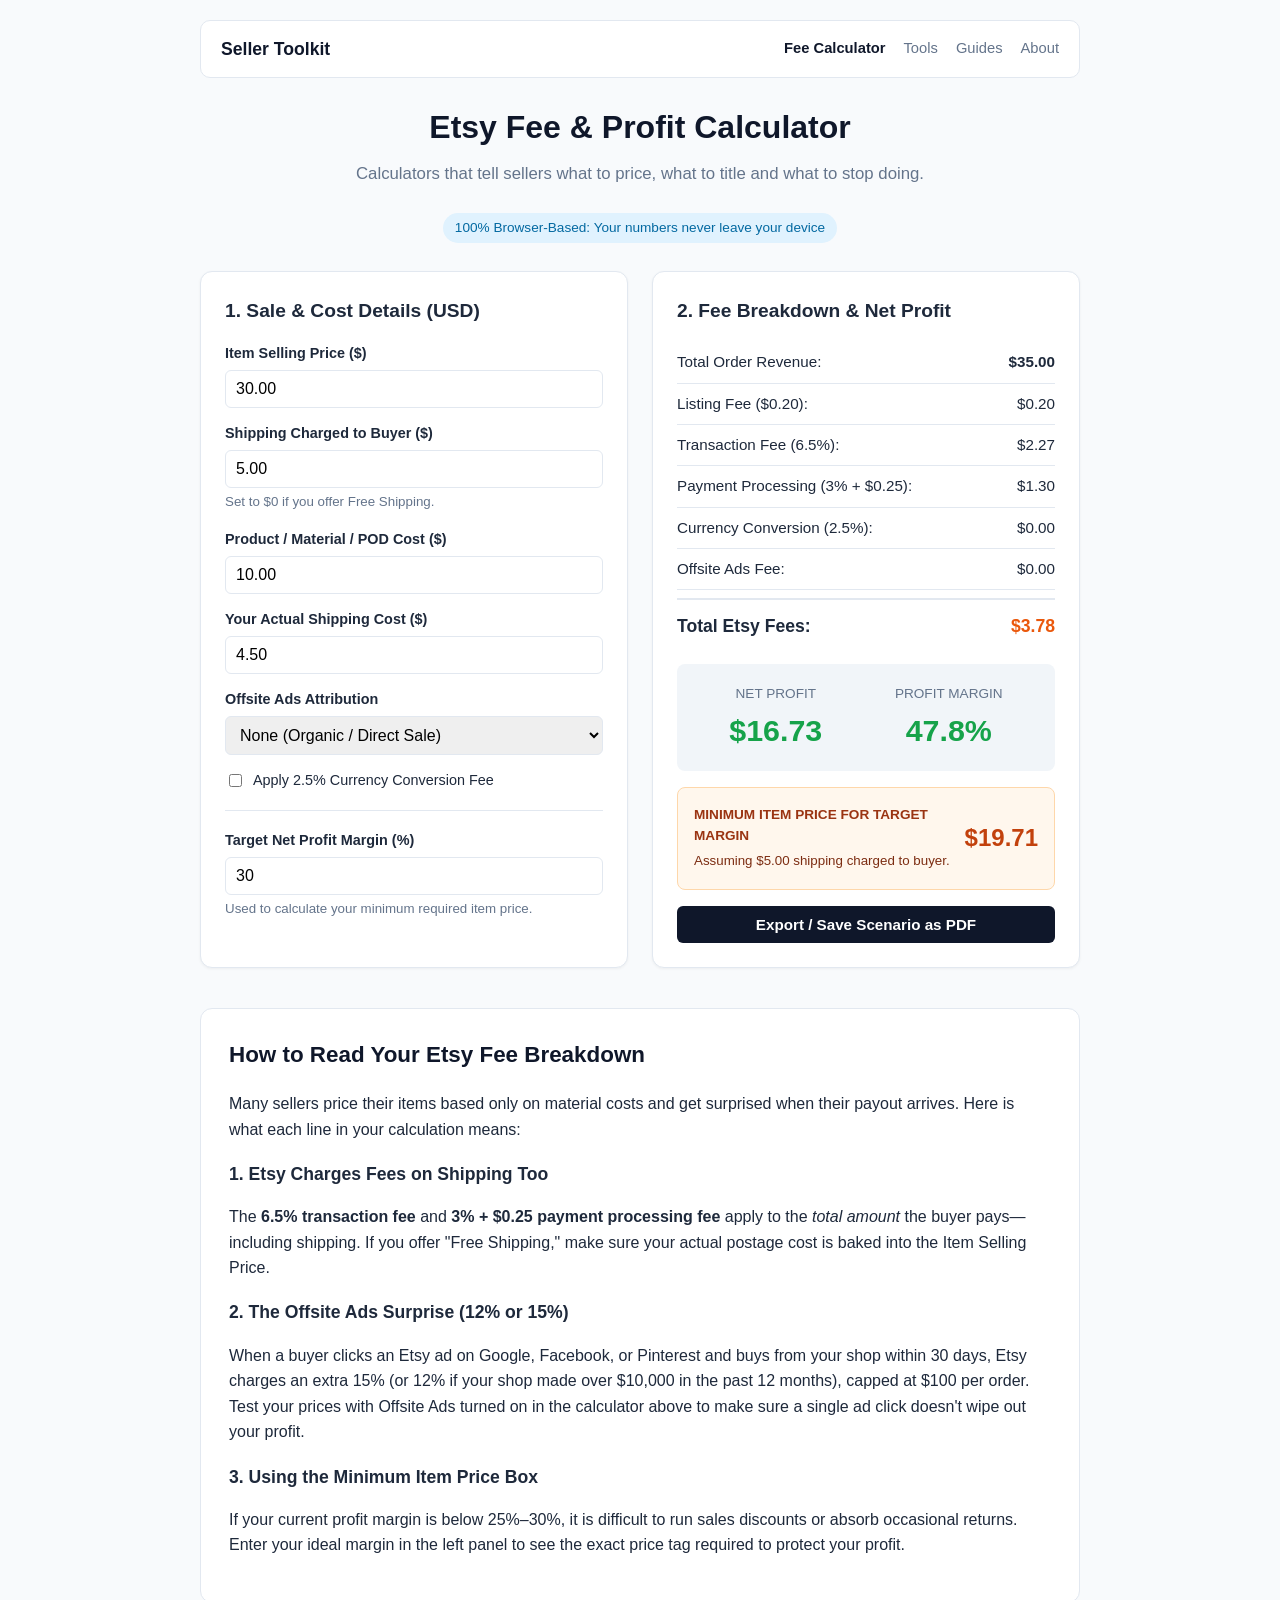
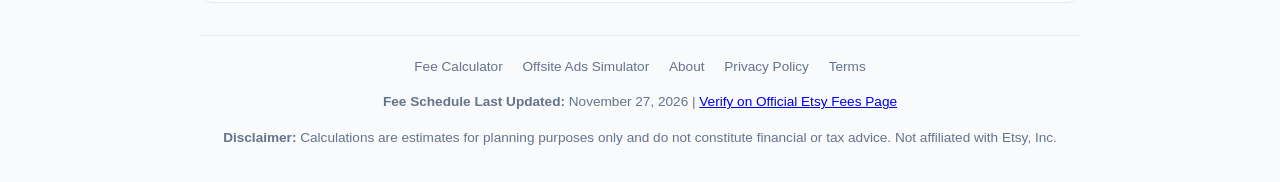
<file: index.html>
<!DOCTYPE html>
<html lang="en">
<head>
    <meta charset="UTF-8">
    <meta name="viewport" content="width=device-width, initial-scale=1.0">
    <title>Etsy Fee & Profit Calculator (2026) — Seller Toolkit</title>
    <meta name="description" content="Calculate your exact Etsy seller fees, Offsite Ads impact, minimum price for target profit margin, and real net profit. 100% browser-based.">
    <style>
        :root { --primary: #f1641e; --bg: #f8fafc; --card: #ffffff; --text: #1e293b; --muted: #64748b; --border: #e2e8f0; }
        body { font-family: -apple-system, BlinkMacSystemFont, "Segoe UI", Roboto, sans-serif; background: var(--bg); color: var(--text); line-height: 1.6; margin: 0; padding: 20px; }
        .container { max-width: 880px; margin: 0 auto; }
        header { text-align: center; margin-bottom: 28px; }
        h1 { margin-bottom: 8px; font-size: 2rem; color: #0f172a; }
        .subtitle { color: var(--muted); font-size: 1.05rem; margin-top: 0; }
        .privacy-badge { display: inline-block; background: #e0f2fe; color: #0369a1; padding: 4px 12px; border-radius: 20px; font-size: 0.85rem; font-weight: 500; margin-top: 8px; }
        .grid { display: grid; grid-template-columns: 1fr 1fr; gap: 24px; }
        @media (max-width: 720px) { .grid { grid-template-columns: 1fr; } }
        .card { background: var(--card); padding: 24px; border-radius: 12px; border: 1px solid var(--border); box-shadow: 0 1px 3px rgba(0,0,0,0.05); }
        .form-group { margin-bottom: 14px; }
        label { display: block; font-weight: 600; font-size: 0.9rem; margin-bottom: 5px; }
        input[type="number"], select { width: 100%; padding: 9px 10px; border: 1px solid var(--border); border-radius: 6px; font-size: 1rem; box-sizing: border-box; }
        .checkbox-group { display: flex; align-items: center; gap: 8px; font-size: 0.9rem; margin-top: 10px; }
        .result-row { display: flex; justify-content: space-between; padding: 8px 0; border-bottom: 1px solid var(--border); font-size: 0.95rem; }
        .result-row.total { font-weight: 700; font-size: 1.1rem; border-top: 2px solid var(--border); border-bottom: none; padding-top: 12px; margin-top: 8px; }
        .highlight-box { background: #f1f5f9; padding: 16px; border-radius: 8px; margin-top: 16px; text-align: center; }
        .big-number { font-size: 1.9rem; font-weight: 800; display: block; }
        .target-box { background: #fff7ed; border: 1px solid #fed7aa; padding: 16px; border-radius: 8px; margin-top: 16px; }
        .btn-print { width: 100%; margin-top: 16px; padding: 10px; background: #0f172a; color: #fff; border: none; border-radius: 6px; font-size: 0.95rem; font-weight: 600; cursor: pointer; }
        .btn-print:hover { background: #334155; }
        .guide-section { margin-top: 40px; background: var(--card); padding: 28px; border-radius: 12px; border: 1px solid var(--border); }
        .guide-section h2 { margin-top: 0; font-size: 1.4rem; color: #0f172a; }
        .guide-section h3 { font-size: 1.1rem; margin-bottom: 6px; color: #1e293b; }
        footer { margin-top: 32px; padding-top: 20px; border-top: 1px solid var(--border); font-size: 0.85rem; color: var(--muted); text-align: center; }
        @media print {
            .btn-print, .privacy-badge, .guide-section { display: none; }
            body { background: #fff; padding: 0; }
            .card { box-shadow: none; border: 1px solid #ccc; }
        }
    </style>
</head>
<body>

<div class="container">
<style>
        .menu-toggle { display: none; background: #f1f5f9; border: 1px solid var(--border); border-radius: 6px; padding: 6px 12px; font-size: 0.9rem; font-weight: 600; color: #0f172a; cursor: pointer; }
        .nav-links { display: flex; flex-wrap: wrap; gap: 18px; font-size: 0.92rem; }
        .nav-links a { color: var(--muted); text-decoration: none; font-weight: 500; }
        .nav-links a:hover, .nav-links a.active { color: #0f172a; font-weight: 600; }
        @media (max-width: 680px) {
            .menu-toggle { display: inline-block; }
            .nav-links { display: none; width: 100%; flex-direction: column; gap: 10px; padding-top: 10px; border-top: 1px solid var(--border); }
            .nav-links.open { display: flex; }
        }
    </style>
    <nav style="display:flex; flex-wrap:wrap; justify-content:space-between; align-items:center; gap:12px; background:var(--card); padding:14px 20px; border-radius:10px; border:1px solid var(--border); margin-bottom:24px;">
        <a href="index.html" style="font-weight:800; font-size:1.1rem; color:#0f172a; text-decoration:none;">Seller Toolkit</a>
        <button class="menu-toggle" type="button" onclick="document.getElementById('nav-links').classList.toggle('open')" aria-label="Toggle navigation">☰ Menu</button>
        <div class="nav-links" id="nav-links">
            <a class="active" href="index.html">Fee Calculator</a>
            <a href="tools/index.html">Tools</a>
            <a href="guides/index.html">Guides</a>
            <a href="pages/about.html">About</a>
        </div>
    </nav>
    <header>
        <h1>Etsy Fee & Profit Calculator</h1>
        <p class="subtitle">Calculators that tell sellers what to price, what to title and what to stop doing.</p>
        <span class="privacy-badge">100% Browser-Based: Your numbers never leave your device</span>
    </header>

    <div class="grid">
        <!-- Coluna de Inputs -->
        <div class="card">
            <h2 style="margin-top:0; font-size:1.2rem;">1. Sale & Cost Details (USD)</h2>
            
            <div class="form-group">
                <label for="item-price">Item Selling Price ($)</label>
                <input type="number" id="item-price" value="30.00" step="0.01" min="0">
            </div>

            <div class="form-group">
                <label for="shipping-charged">Shipping Charged to Buyer ($)</label>
                <input type="number" id="shipping-charged" value="5.00" step="0.01" min="0">
                <small style="color:var(--muted)">Set to $0 if you offer Free Shipping.</small>
            </div>

            <div class="form-group">
                <label for="item-cost">Product / Material / POD Cost ($)</label>
                <input type="number" id="item-cost" value="10.00" step="0.01" min="0">
            </div>

            <div class="form-group">
                <label for="shipping-cost">Your Actual Shipping Cost ($)</label>
                <input type="number" id="shipping-cost" value="4.50" step="0.01" min="0">
            </div>

            <div class="form-group">
                <label for="offsite-ads">Offsite Ads Attribution</label>
                <select id="offsite-ads">
                    <option value="0">None (Organic / Direct Sale)</option>
                    <option value="15">15% Fee (Shops under $10k/year)</option>
                    <option value="12">12% Fee (Shops over $10k/year)</option>
                </select>
            </div>

            <div class="checkbox-group">
                <input type="checkbox" id="currency-conversion">
                <label for="currency-conversion" style="margin:0; font-weight:normal;">Apply 2.5% Currency Conversion Fee</label>
            </div>

            <hr style="border:none; border-top:1px solid var(--border); margin: 18px 0;">

            <div class="form-group" style="margin-bottom:0;">
                <label for="target-margin">Target Net Profit Margin (%)</label>
                <input type="number" id="target-margin" value="30" step="1" min="0" max="90">
                <small style="color:var(--muted)">Used to calculate your minimum required item price.</small>
            </div>
        </div>

        <!-- Coluna de Resultados -->
        <div class="card">
            <h2 style="margin-top:0; font-size:1.2rem;">2. Fee Breakdown & Net Profit</h2>
            
            <div class="result-row"><span>Total Order Revenue:</span> <strong id="res-revenue">$0.00</strong></div>
            <div class="result-row"><span>Listing Fee ($0.20):</span> <span id="res-listing">$0.00</span></div>
            <div class="result-row"><span>Transaction Fee (6.5%):</span> <span id="res-transaction">$0.00</span></div>
            <div class="result-row"><span>Payment Processing (3% + $0.25):</span> <span id="res-processing">$0.00</span></div>
            <div class="result-row"><span>Currency Conversion (2.5%):</span> <span id="res-conversion">$0.00</span></div>
            <div class="result-row"><span>Offsite Ads Fee:</span> <span id="res-offsite">$0.00</span></div>
            
            <div class="result-row total"><span>Total Etsy Fees:</span> <span id="res-total-fees" style="color:#ea580c;">$0.00</span></div>

            <div class="highlight-box">
                <div style="display:flex; justify-content:space-around;">
                    <div>
                        <span style="font-size:0.85rem; color:var(--muted);">NET PROFIT</span>
                        <span class="big-number" id="res-profit">$0.00</span>
                    </div>
                    <div>
                        <span style="font-size:0.85rem; color:var(--muted);">PROFIT MARGIN</span>
                        <span class="big-number" id="res-margin">0.0%</span>
                    </div>
                </div>
            </div>

            <div class="target-box">
                <div style="display:flex; justify-content:space-between; align-items:center;">
                    <div>
                        <span style="font-size:0.85rem; font-weight:700; color:#9a3412; display:block;">MINIMUM ITEM PRICE FOR TARGET MARGIN</span>
                        <small id="res-recommended-note" style="color:#7c2d12;">Assuming $5.00 shipping charged to buyer.</small>
                    </div>
                    <strong id="res-recommended-price" style="font-size:1.5rem; color:#c2410c;">$0.00</strong>
                </div>
            </div>

            <button class="btn-print" onclick="window.print()">Export / Save Scenario as PDF</button>
        </div>
    </div>

    <!-- Guia de Leitura (Regra de Construção #4) -->
    <section class="guide-section">
        <h2>How to Read Your Etsy Fee Breakdown</h2>
        <p>Many sellers price their items based only on material costs and get surprised when their payout arrives. Here is what each line in your calculation means:</p>
        
        <h3>1. Etsy Charges Fees on Shipping Too</h3>
        <p>The <strong>6.5% transaction fee</strong> and <strong>3% + $0.25 payment processing fee</strong> apply to the <em>total amount</em> the buyer pays—including shipping. If you offer "Free Shipping," make sure your actual postage cost is baked into the Item Selling Price.</p>

        <h3>2. The Offsite Ads Surprise (12% or 15%)</h3>
        <p>When a buyer clicks an Etsy ad on Google, Facebook, or Pinterest and buys from your shop within 30 days, Etsy charges an extra 15% (or 12% if your shop made over $10,000 in the past 12 months), capped at $100 per order. Test your prices with Offsite Ads turned on in the calculator above to make sure a single ad click doesn't wipe out your profit.</p>

        <h3>3. Using the Minimum Item Price Box</h3>
        <p>If your current profit margin is below 25%–30%, it is difficult to run sales discounts or absorb occasional returns. Enter your ideal margin in the left panel to see the exact price tag required to protect your profit.</p>
    </section>

    <footer>
        <div style="margin-bottom:10px;">
            <a href="index.html" style="color:var(--muted); margin:0 8px; text-decoration:none;">Fee Calculator</a>
            <a href="tools/offsite-ads.html" style="color:var(--muted); margin:0 8px; text-decoration:none;">Offsite Ads Simulator</a>
            <a href="pages/about.html" style="color:var(--muted); margin:0 8px; text-decoration:none;">About</a>
            <a href="pages/privacy.html" style="color:var(--muted); margin:0 8px; text-decoration:none;">Privacy Policy</a>
            <a href="pages/terms.html" style="color:var(--muted); margin:0 8px; text-decoration:none;">Terms</a>
        </div>
        <p><strong>Fee Schedule Last Updated:</strong> <span id="last-updated"></span> | <a id="official-fees-link" href="#" target="_blank" rel="noopener">Verify on Official Etsy Fees Page</a></p>
        <p><strong>Disclaimer:</strong> Calculations are estimates for planning purposes only and do not constitute financial or tax advice. Not affiliated with Etsy, Inc.</p>
    </footer>
</div>

<script src="rates.js"></script>
<script src="app.js"></script>
</body>
</html>
</file>
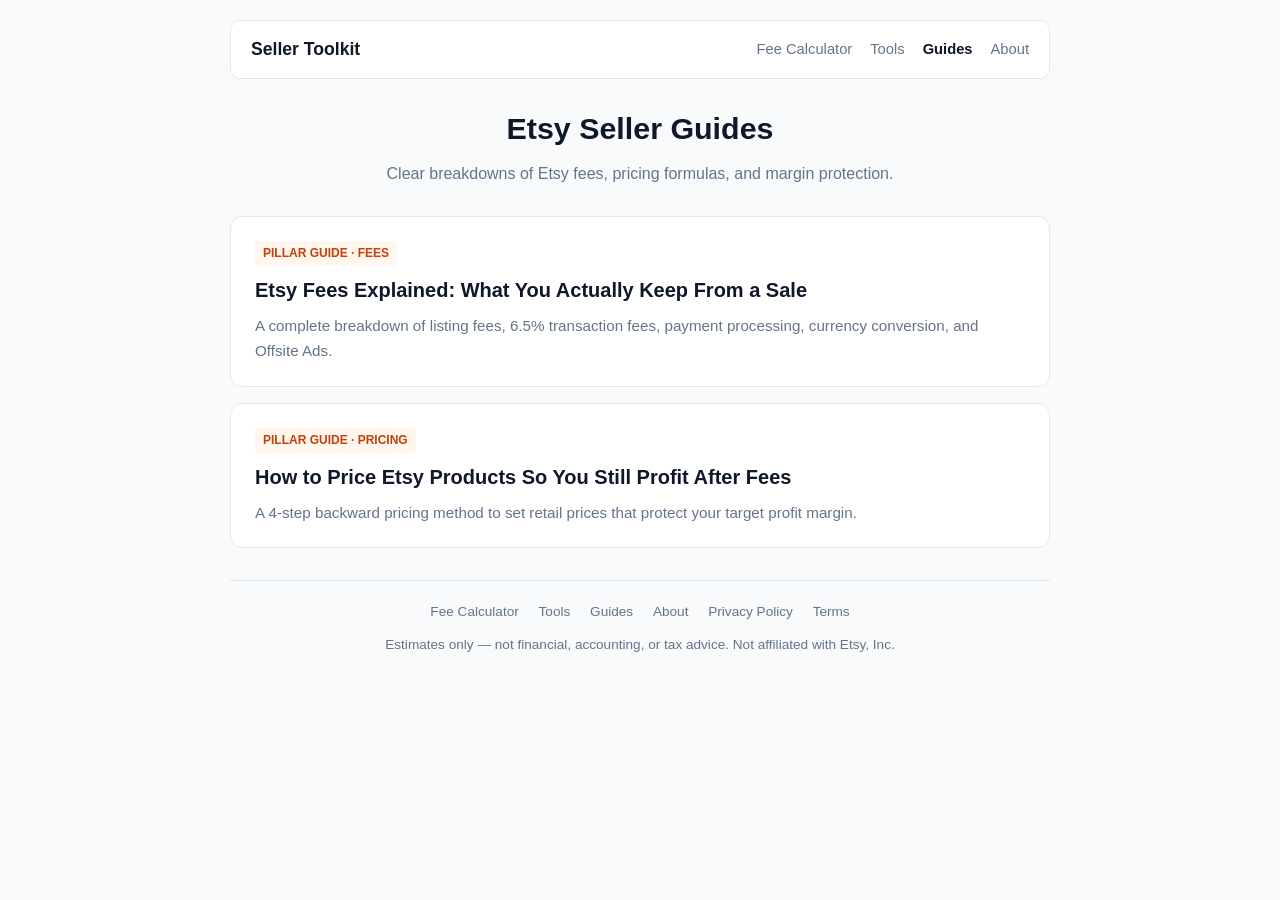
<file: guides/index.html>
<!DOCTYPE html>
<html lang="en">
<head>
    <meta charset="UTF-8">
    <meta name="viewport" content="width=device-width, initial-scale=1.0">
    <title>Etsy Seller Guides & Pricing Tutorials — Seller Toolkit</title>
    <meta name="description" content="Practical guides on Etsy seller fees, product pricing, Offsite Ads math, and print-on-demand profit margins.">
    <style>
        :root { --bg: #f8fafc; --card: #ffffff; --text: #1e293b; --muted: #64748b; --border: #e2e8f0; }
        body { font-family: -apple-system, BlinkMacSystemFont, "Segoe UI", Roboto, sans-serif; background: var(--bg); color: var(--text); line-height: 1.65; margin: 0; padding: 20px; }
        .container { max-width: 820px; margin: 0 auto; }
        nav { display: flex; flex-wrap: wrap; justify-content: space-between; align-items: center; gap: 12px; background: var(--card); padding: 14px 20px; border-radius: 10px; border: 1px solid var(--border); margin-bottom: 24px; }
        .brand { font-weight: 800; font-size: 1.1rem; color: #0f172a; text-decoration: none; }
        .menu-toggle { display: none; background: #f1f5f9; border: 1px solid var(--border); border-radius: 6px; padding: 6px 12px; font-size: 0.9rem; font-weight: 600; color: #0f172a; cursor: pointer; }
        .nav-links { display: flex; flex-wrap: wrap; gap: 18px; font-size: 0.92rem; }
        .nav-links a { color: var(--muted); text-decoration: none; font-weight: 500; }
        .nav-links a:hover, .nav-links a.active { color: #0f172a; font-weight: 600; }
        @media (max-width: 680px) {
            .menu-toggle { display: inline-block; }
            .nav-links { display: none; width: 100%; flex-direction: column; gap: 10px; padding-top: 10px; border-top: 1px solid var(--border); }
            .nav-links.open { display: flex; }
        }
        header { text-align: center; margin-bottom: 28px; }
        h1 { margin-bottom: 8px; font-size: 1.9rem; color: #0f172a; }
        .subtitle { color: var(--muted); margin-top: 0; }
        .guide-card { display: block; background: var(--card); padding: 22px 24px; border-radius: 12px; border: 1px solid var(--border); margin-bottom: 16px; text-decoration: none; color: inherit; transition: border-color 0.15s; }
        .guide-card:hover { border-color: #94a3b8; }
        .tag { display: inline-block; font-size: 0.75rem; font-weight: 700; text-transform: uppercase; color: #c2410c; background: #fff7ed; padding: 3px 8px; border-radius: 4px; margin-bottom: 8px; }
        .guide-card h2 { margin: 0 0 6px 0; font-size: 1.25rem; color: #0f172a; }
        .guide-card p { margin: 0; color: var(--muted); font-size: 0.95rem; }
        footer { margin-top: 32px; padding-top: 20px; border-top: 1px solid var(--border); font-size: 0.85rem; color: var(--muted); text-align: center; }
        footer a { color: var(--muted); text-decoration: none; margin: 0 8px; }
    </style>
</head>
<body>
<div class="container">
    <nav>
        <a class="brand" href="../index.html">Seller Toolkit</a>
        <button class="menu-toggle" type="button" onclick="document.getElementById('nav-links').classList.toggle('open')" aria-label="Toggle navigation">☰ Menu</button>
        <div class="nav-links" id="nav-links">
            <a href="../index.html">Fee Calculator</a>
            <a href="../tools/index.html">Tools</a>
            <a class="active" href="index.html">Guides</a>
            <a href="../pages/about.html">About</a>
        </div>
    </nav>

    <header>
        <h1>Etsy Seller Guides</h1>
        <p class="subtitle">Clear breakdowns of Etsy fees, pricing formulas, and margin protection.</p>
    </header>

    <a class="guide-card" href="etsy-fees-explained.html">
        <span class="tag">Pillar Guide · Fees</span>
        <h2>Etsy Fees Explained: What You Actually Keep From a Sale</h2>
        <p>A complete breakdown of listing fees, 6.5% transaction fees, payment processing, currency conversion, and Offsite Ads.</p>
    </a>

    <a class="guide-card" href="how-to-price-etsy-products.html">
        <span class="tag">Pillar Guide · Pricing</span>
        <h2>How to Price Etsy Products So You Still Profit After Fees</h2>
        <p>A 4-step backward pricing method to set retail prices that protect your target profit margin.</p>
    </a>

    <footer>
        <div>
            <a href="../index.html">Fee Calculator</a>
            <a href="../tools/index.html">Tools</a>
            <a href="index.html">Guides</a>
            <a href="../pages/about.html">About</a>
            <a href="../pages/privacy.html">Privacy Policy</a>
            <a href="../pages/terms.html">Terms</a>
        </div>
        <p style="margin-top:10px;">Estimates only — not financial, accounting, or tax advice. Not affiliated with Etsy, Inc.</p>
    </footer>
</div>
</body>
</html>
</file>
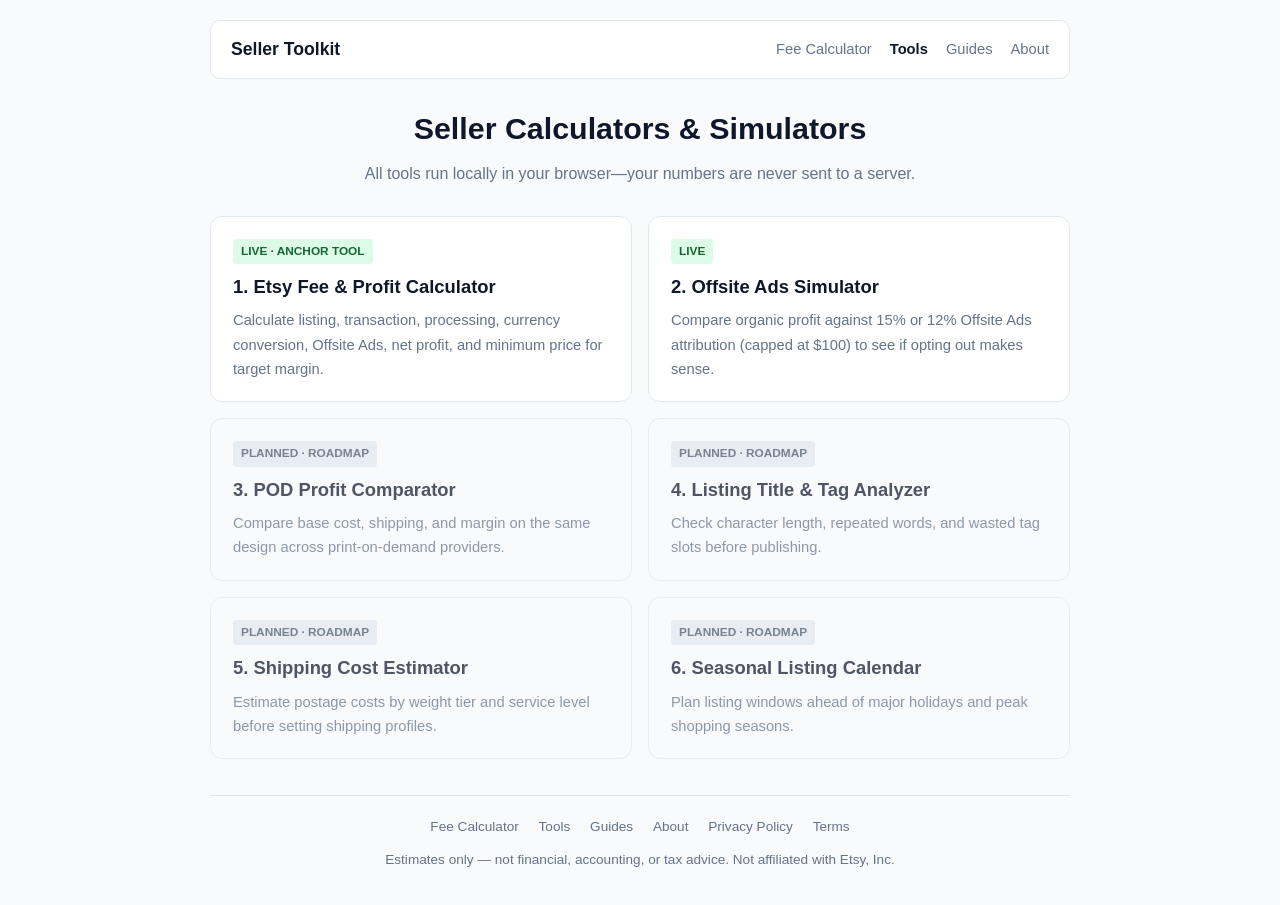
<file: tools/index.html>
<!DOCTYPE html>
<html lang="en">
<head>
    <meta charset="UTF-8">
    <meta name="viewport" content="width=device-width, initial-scale=1.0">
    <title>Etsy Seller Calculators & Tools — Seller Toolkit</title>
    <meta name="description" content="Browser-based Etsy calculators and simulators for fees, profit margins, Offsite Ads, POD comparisons, shipping, and listings.">
    <style>
        :root { --bg: #f8fafc; --card: #ffffff; --text: #1e293b; --muted: #64748b; --border: #e2e8f0; }
        body { font-family: -apple-system, BlinkMacSystemFont, "Segoe UI", Roboto, sans-serif; background: var(--bg); color: var(--text); line-height: 1.65; margin: 0; padding: 20px; }
        .container { max-width: 860px; margin: 0 auto; }
        nav { display: flex; flex-wrap: wrap; justify-content: space-between; align-items: center; gap: 12px; background: var(--card); padding: 14px 20px; border-radius: 10px; border: 1px solid var(--border); margin-bottom: 24px; position: relative; }
        .brand { font-weight: 800; font-size: 1.1rem; color: #0f172a; text-decoration: none; }
        .menu-toggle { display: none; background: #f1f5f9; border: 1px solid var(--border); border-radius: 6px; padding: 6px 12px; font-size: 0.9rem; font-weight: 600; color: #0f172a; cursor: pointer; }
        .nav-links { display: flex; flex-wrap: wrap; gap: 18px; font-size: 0.92rem; }
        .nav-links a { color: var(--muted); text-decoration: none; font-weight: 500; }
        .nav-links a:hover, .nav-links a.active { color: #0f172a; font-weight: 600; }
        @media (max-width: 680px) {
            .menu-toggle { display: inline-block; }
            .nav-links { display: none; width: 100%; flex-direction: column; gap: 10px; padding-top: 10px; border-top: 1px solid var(--border); }
            .nav-links.open { display: flex; }
        }
        header { text-align: center; margin-bottom: 28px; }
        h1 { margin-bottom: 8px; font-size: 1.9rem; color: #0f172a; }
        .subtitle { color: var(--muted); margin-top: 0; }
        .tool-grid { display: grid; grid-template-columns: 1fr 1fr; gap: 16px; }
        @media (max-width: 680px) { .tool-grid { grid-template-columns: 1fr; } }
        .tool-card { display: block; background: var(--card); padding: 20px 22px; border-radius: 12px; border: 1px solid var(--border); text-decoration: none; color: inherit; }
        .tool-card.live:hover { border-color: #94a3b8; }
        .tool-card.soon { opacity: 0.72; background: #f8fafc; }
        .badge { display: inline-block; font-size: 0.74rem; font-weight: 700; text-transform: uppercase; padding: 3px 8px; border-radius: 4px; margin-bottom: 8px; }
        .badge.live { background: #dcfce7; color: #166534; }
        .badge.soon { background: #e2e8f0; color: #475569; }
        .tool-card h2 { margin: 0 0 6px 0; font-size: 1.15rem; color: #0f172a; }
        .tool-card p { margin: 0; color: var(--muted); font-size: 0.92rem; }
        footer { margin-top: 36px; padding-top: 20px; border-top: 1px solid var(--border); font-size: 0.85rem; color: var(--muted); text-align: center; }
        footer a { color: var(--muted); text-decoration: none; margin: 0 8px; }
    </style>
</head>
<body>
<div class="container">
    <nav>
        <a class="brand" href="../index.html">Seller Toolkit</a>
        <button class="menu-toggle" type="button" onclick="toggleMenu()" aria-label="Toggle navigation">☰ Menu</button>
        <div class="nav-links" id="nav-links">
            <a href="../index.html">Fee Calculator</a>
            <a class="active" href="index.html">Tools</a>
            <a href="../guides/index.html">Guides</a>
            <a href="../pages/about.html">About</a>
        </div>
    </nav>

    <header>
        <h1>Seller Calculators & Simulators</h1>
        <p class="subtitle">All tools run locally in your browser—your numbers are never sent to a server.</p>
    </header>

    <div class="tool-grid">
        <a class="tool-card live" href="../index.html">
            <span class="badge live">Live · Anchor Tool</span>
            <h2>1. Etsy Fee & Profit Calculator</h2>
            <p>Calculate listing, transaction, processing, currency conversion, Offsite Ads, net profit, and minimum price for target margin.</p>
        </a>

        <a class="tool-card live" href="offsite-ads.html">
            <span class="badge live">Live</span>
            <h2>2. Offsite Ads Simulator</h2>
            <p>Compare organic profit against 15% or 12% Offsite Ads attribution (capped at $100) to see if opting out makes sense.</p>
        </a>

        <div class="tool-card soon">
            <span class="badge soon">Planned · Roadmap</span>
            <h2>3. POD Profit Comparator</h2>
            <p>Compare base cost, shipping, and margin on the same design across print-on-demand providers.</p>
        </div>

        <div class="tool-card soon">
            <span class="badge soon">Planned · Roadmap</span>
            <h2>4. Listing Title & Tag Analyzer</h2>
            <p>Check character length, repeated words, and wasted tag slots before publishing.</p>
        </div>

        <div class="tool-card soon">
            <span class="badge soon">Planned · Roadmap</span>
            <h2>5. Shipping Cost Estimator</h2>
            <p>Estimate postage costs by weight tier and service level before setting shipping profiles.</p>
        </div>

        <div class="tool-card soon">
            <span class="badge soon">Planned · Roadmap</span>
            <h2>6. Seasonal Listing Calendar</h2>
            <p>Plan listing windows ahead of major holidays and peak shopping seasons.</p>
        </div>
    </div>

    <footer>
        <div>
            <a href="../index.html">Fee Calculator</a>
            <a href="index.html">Tools</a>
            <a href="../guides/index.html">Guides</a>
            <a href="../pages/about.html">About</a>
            <a href="../pages/privacy.html">Privacy Policy</a>
            <a href="../pages/terms.html">Terms</a>
        </div>
        <p style="margin-top:10px;">Estimates only — not financial, accounting, or tax advice. Not affiliated with Etsy, Inc.</p>
    </footer>
</div>

<script>
function toggleMenu() {
    document.getElementById("nav-links").classList.toggle("open");
}
</script>
</body>
</html>
</file>
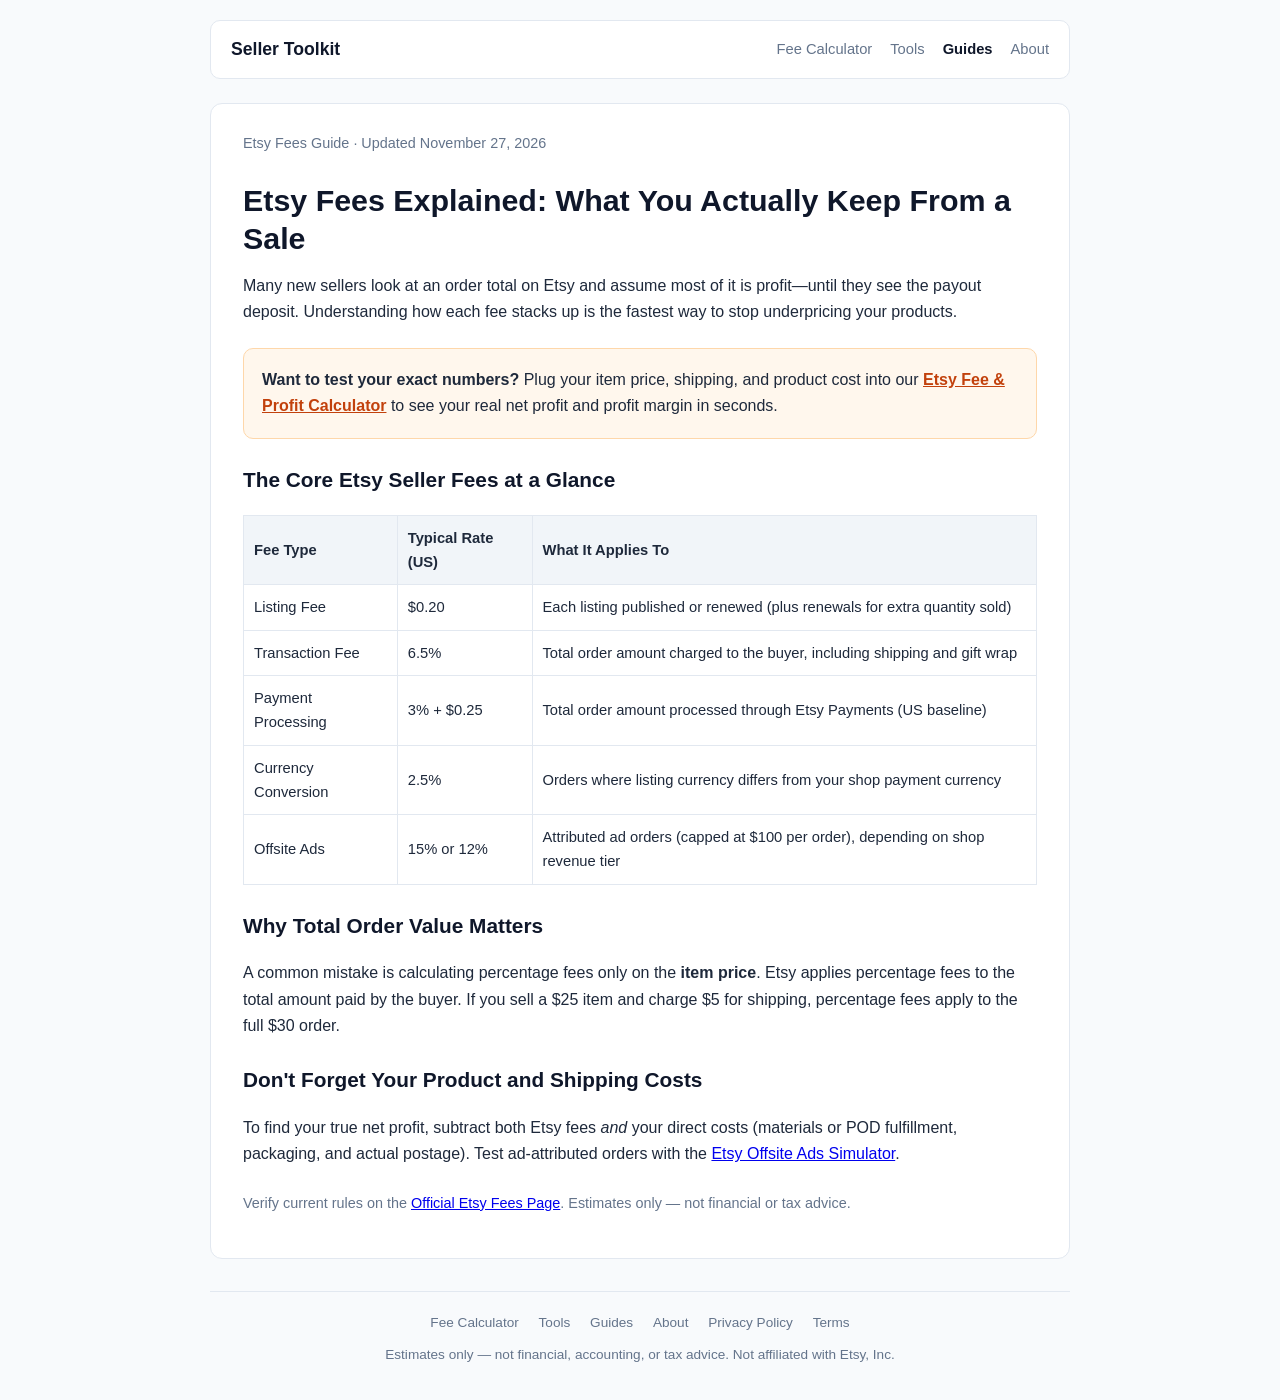
<file: guides/etsy-fees-explained.html>
<!DOCTYPE html>
<html lang="en">
<head>
    <meta charset="UTF-8">
    <meta name="viewport" content="width=device-width, initial-scale=1.0">
    <title>Etsy Fees Explained: What You Actually Keep From a Sale — Seller Toolkit</title>
    <meta name="description" content="A clear breakdown of Etsy listing fees, transaction fees, payment processing, currency conversion, and Offsite Ads so you know your real net profit.">
    <link rel="stylesheet" href="../style.css">
</head>
<body>
<div class="container">
    <nav>
        <a class="brand" href="../index.html">Seller Toolkit</a>
        <button class="menu-toggle" type="button" onclick="document.getElementById('nav-links').classList.toggle('open')">☰ Menu</button>
        <div class="nav-links" id="nav-links">
            <a href="../index.html">Fee Calculator</a>
            <a href="../tools/index.html">Tools</a>
            <a class="active" href="index.html">Guides</a>
            <a href="../pages/about.html">About</a>
        </div>
    </nav>

    <article>
        <div class="meta">Etsy Fees Guide · Updated <span id="last-updated"></span></div>
        <h1>Etsy Fees Explained: What You Actually Keep From a Sale</h1>
        <p>Many new sellers look at an order total on Etsy and assume most of it is profit—until they see the payout deposit. Understanding how each fee stacks up is the fastest way to stop underpricing your products.</p>

        <div class="cta-box">
            <strong>Want to test your exact numbers?</strong> Plug your item price, shipping, and product cost into our <a href="../index.html">Etsy Fee & Profit Calculator</a> to see your real net profit and profit margin in seconds.
        </div>

        <h2>The Core Etsy Seller Fees at a Glance</h2>
        <table>
            <thead>
                <tr><th>Fee Type</th><th>Typical Rate (US)</th><th>What It Applies To</th></tr>
            </thead>
            <tbody>
                <tr><td>Listing Fee</td><td>$0.20</td><td>Each listing published or renewed (plus renewals for extra quantity sold)</td></tr>
                <tr><td>Transaction Fee</td><td>6.5%</td><td>Total order amount charged to the buyer, including shipping and gift wrap</td></tr>
                <tr><td>Payment Processing</td><td>3% + $0.25</td><td>Total order amount processed through Etsy Payments (US baseline)</td></tr>
                <tr><td>Currency Conversion</td><td>2.5%</td><td>Orders where listing currency differs from your shop payment currency</td></tr>
                <tr><td>Offsite Ads</td><td>15% or 12%</td><td>Attributed ad orders (capped at $100 per order), depending on shop revenue tier</td></tr>
            </tbody>
        </table>

        <h2>Why Total Order Value Matters</h2>
        <p>A common mistake is calculating percentage fees only on the <strong>item price</strong>. Etsy applies percentage fees to the total amount paid by the buyer. If you sell a $25 item and charge $5 for shipping, percentage fees apply to the full $30 order.</p>

        <h2>Don't Forget Your Product and Shipping Costs</h2>
        <p>To find your true net profit, subtract both Etsy fees <em>and</em> your direct costs (materials or POD fulfillment, packaging, and actual postage). Test ad-attributed orders with the <a href="../tools/offsite-ads.html">Etsy Offsite Ads Simulator</a>.</p>

        <p style="margin-top:24px; font-size:0.9rem; color:var(--muted);">Verify current rules on the <a id="official-fees-link" href="#" target="_blank" rel="noopener">Official Etsy Fees Page</a>. Estimates only — not financial or tax advice.</p>
    </article>

    <footer>
        <div>
            <a href="../index.html">Fee Calculator</a>
            <a href="../tools/index.html">Tools</a>
            <a href="index.html">Guides</a>
            <a href="../pages/about.html">About</a>
            <a href="../pages/privacy.html">Privacy Policy</a>
            <a href="../pages/terms.html">Terms</a>
        </div>
        <p style="margin-top:10px;">Estimates only — not financial, accounting, or tax advice. Not affiliated with Etsy, Inc.</p>
    </footer>
</div>
<script src="../rates.js"></script>
<script>
document.addEventListener("DOMContentLoaded", () => {
    document.getElementById("last-updated").textContent = ETSY_CONFIG.lastUpdated;
    document.getElementById("official-fees-link").href = ETSY_CONFIG.officialUrl;
});
</script>
</body>
</html>
</file>
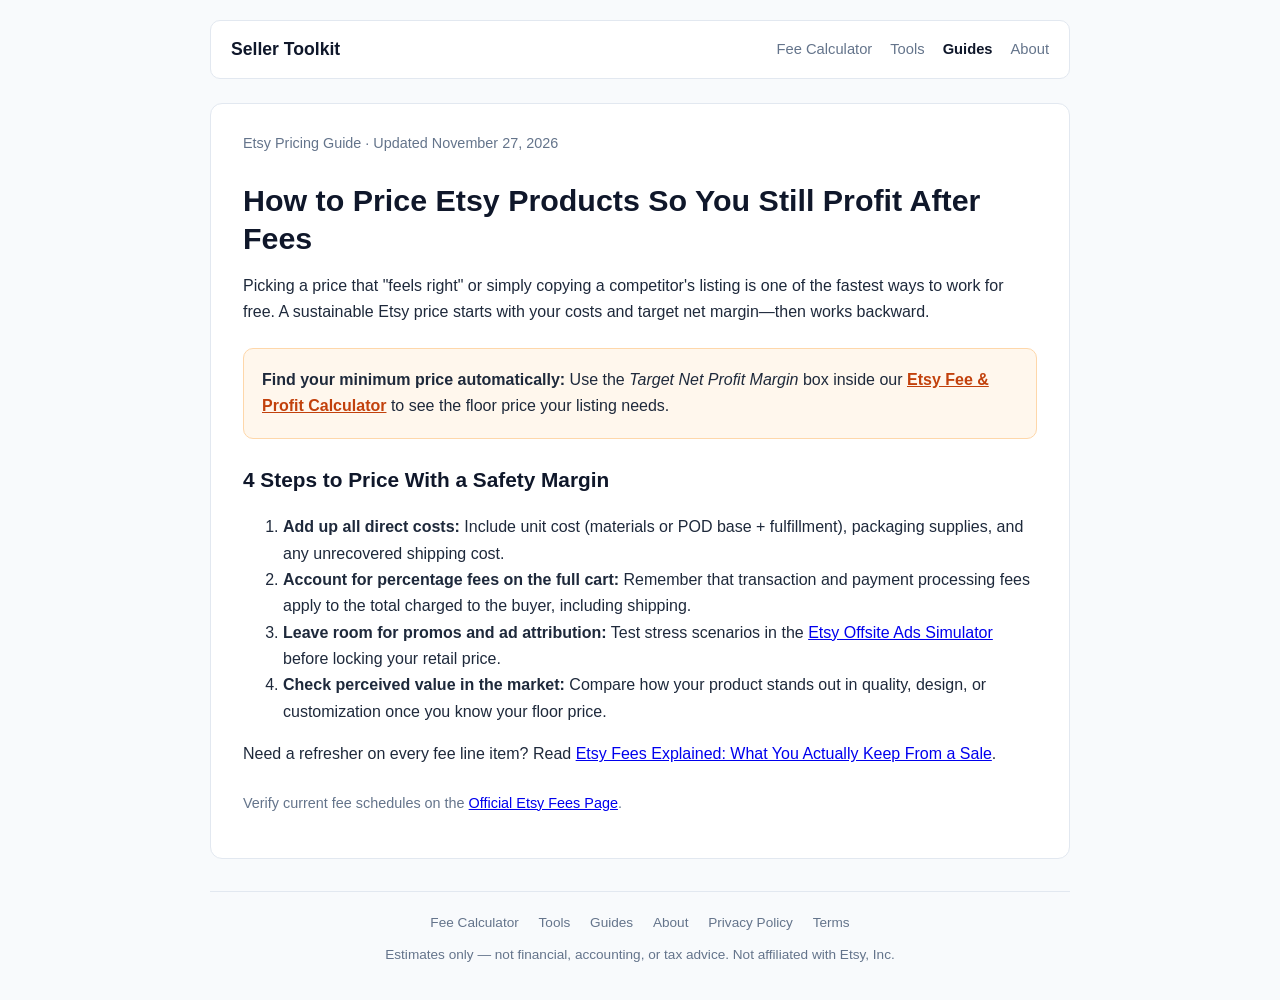
<file: guides/how-to-price-etsy-products.html>
<!DOCTYPE html>
<html lang="en">
<head>
    <meta charset="UTF-8">
    <meta name="viewport" content="width=device-width, initial-scale=1.0">
    <title>How to Price Etsy Products So You Still Profit After Fees — Seller Toolkit</title>
    <meta name="description" content="Learn how to set Etsy prices backward from your target profit margin after accounting for product costs, shipping, and marketplace fees.">
    <link rel="stylesheet" href="../style.css">
</head>
<body>
<div class="container">
    <nav>
        <a class="brand" href="../index.html">Seller Toolkit</a>
        <button class="menu-toggle" type="button" onclick="document.getElementById('nav-links').classList.toggle('open')">☰ Menu</button>
        <div class="nav-links" id="nav-links">
            <a href="../index.html">Fee Calculator</a>
            <a href="../tools/index.html">Tools</a>
            <a class="active" href="index.html">Guides</a>
            <a href="../pages/about.html">About</a>
        </div>
    </nav>

    <article>
        <div class="meta">Etsy Pricing Guide · Updated <span id="last-updated"></span></div>
        <h1>How to Price Etsy Products So You Still Profit After Fees</h1>
        <p>Picking a price that "feels right" or simply copying a competitor's listing is one of the fastest ways to work for free. A sustainable Etsy price starts with your costs and target net margin—then works backward.</p>

        <div class="cta-box">
            <strong>Find your minimum price automatically:</strong> Use the <em>Target Net Profit Margin</em> box inside our <a href="../index.html">Etsy Fee & Profit Calculator</a> to see the floor price your listing needs.
        </div>

        <h2>4 Steps to Price With a Safety Margin</h2>
        <ol>
            <li><strong>Add up all direct costs:</strong> Include unit cost (materials or POD base + fulfillment), packaging supplies, and any unrecovered shipping cost.</li>
            <li><strong>Account for percentage fees on the full cart:</strong> Remember that transaction and payment processing fees apply to the total charged to the buyer, including shipping.</li>
            <li><strong>Leave room for promos and ad attribution:</strong> Test stress scenarios in the <a href="../tools/offsite-ads.html">Etsy Offsite Ads Simulator</a> before locking your retail price.</li>
            <li><strong>Check perceived value in the market:</strong> Compare how your product stands out in quality, design, or customization once you know your floor price.</li>
        </ol>

        <p>Need a refresher on every fee line item? Read <a href="etsy-fees-explained.html">Etsy Fees Explained: What You Actually Keep From a Sale</a>.</p>
        <p style="margin-top:24px; font-size:0.9rem; color:var(--muted);">Verify current fee schedules on the <a id="official-fees-link" href="#" target="_blank" rel="noopener">Official Etsy Fees Page</a>.</p>
    </article>

    <footer>
        <div>
            <a href="../index.html">Fee Calculator</a>
            <a href="../tools/index.html">Tools</a>
            <a href="index.html">Guides</a>
            <a href="../pages/about.html">About</a>
            <a href="../pages/privacy.html">Privacy Policy</a>
            <a href="../pages/terms.html">Terms</a>
        </div>
        <p style="margin-top:10px;">Estimates only — not financial, accounting, or tax advice. Not affiliated with Etsy, Inc.</p>
    </footer>
</div>
<script src="../rates.js"></script>
<script>
document.addEventListener("DOMContentLoaded", () => {
    document.getElementById("last-updated").textContent = ETSY_CONFIG.lastUpdated;
    document.getElementById("official-fees-link").href = ETSY_CONFIG.officialUrl;
});
</script>
</body>
</html>
</file>
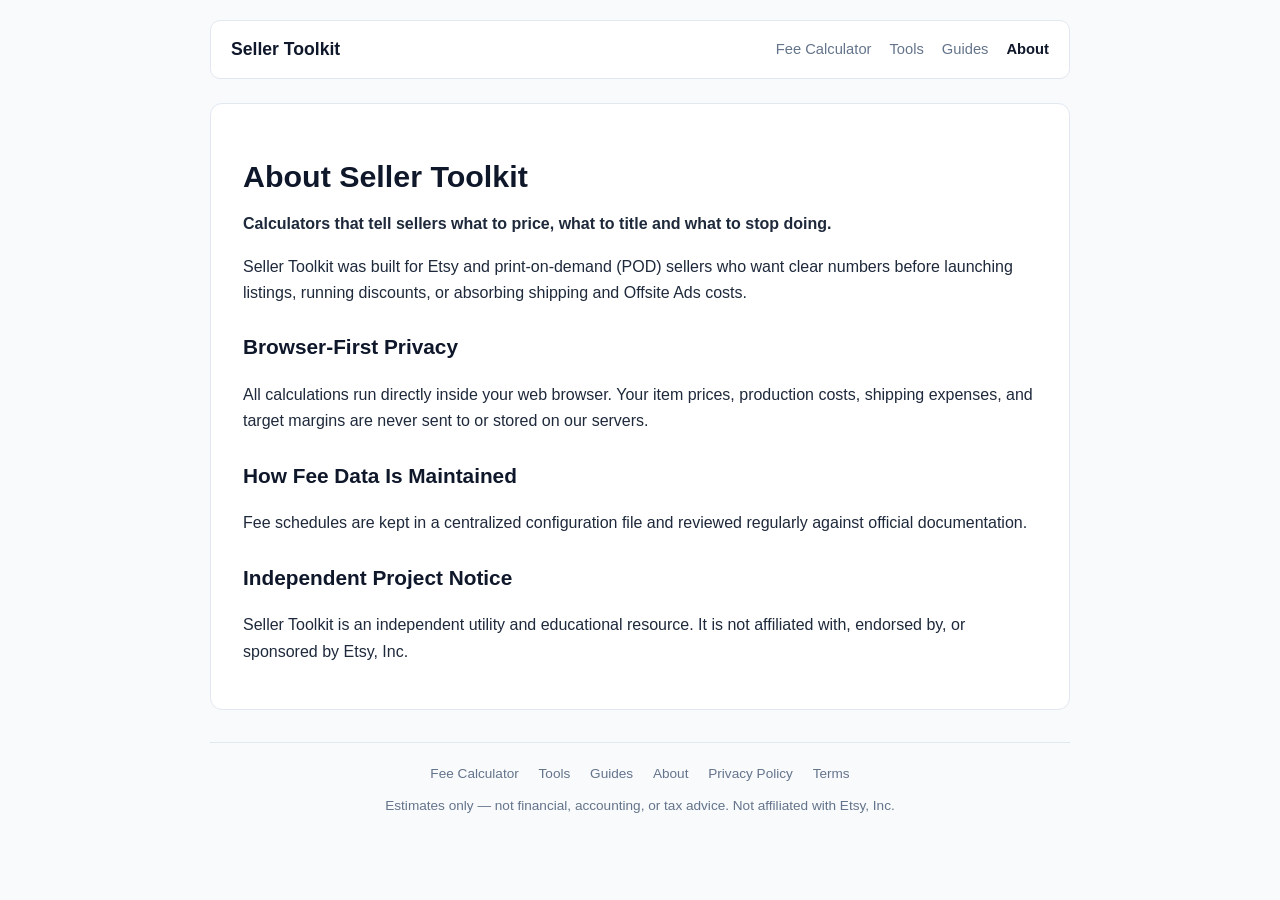
<file: pages/about.html>
<!DOCTYPE html>
<html lang="en">
<head>
    <meta charset="UTF-8">
    <meta name="viewport" content="width=device-width, initial-scale=1.0">
    <title>About — Seller Toolkit</title>
    <link rel="stylesheet" href="../style.css">
</head>
<body>
<div class="container">
    <nav>
        <a class="brand" href="../index.html">Seller Toolkit</a>
        <button class="menu-toggle" type="button" onclick="document.getElementById('nav-links').classList.toggle('open')">☰ Menu</button>
        <div class="nav-links" id="nav-links">
            <a href="../index.html">Fee Calculator</a>
            <a href="../tools/index.html">Tools</a>
            <a href="../guides/index.html">Guides</a>
            <a class="active" href="about.html">About</a>
        </div>
    </nav>

    <article>
        <h1>About Seller Toolkit</h1>
        <p><strong>Calculators that tell sellers what to price, what to title and what to stop doing.</strong></p>
        <p>Seller Toolkit was built for Etsy and print-on-demand (POD) sellers who want clear numbers before launching listings, running discounts, or absorbing shipping and Offsite Ads costs.</p>

        <h2>Browser-First Privacy</h2>
        <p>All calculations run directly inside your web browser. Your item prices, production costs, shipping expenses, and target margins are never sent to or stored on our servers.</p>

        <h2>How Fee Data Is Maintained</h2>
        <p>Fee schedules are kept in a centralized configuration file and reviewed regularly against official documentation.</p>

        <h2>Independent Project Notice</h2>
        <p>Seller Toolkit is an independent utility and educational resource. It is not affiliated with, endorsed by, or sponsored by Etsy, Inc.</p>
    </article>

    <footer>
        <div>
            <a href="../index.html">Fee Calculator</a>
            <a href="../tools/index.html">Tools</a>
            <a href="../guides/index.html">Guides</a>
            <a href="about.html">About</a>
            <a href="privacy.html">Privacy Policy</a>
            <a href="terms.html">Terms</a>
        </div>
        <p style="margin-top:10px;">Estimates only — not financial, accounting, or tax advice. Not affiliated with Etsy, Inc.</p>
    </footer>
</div>
</body>
</html>
</file>
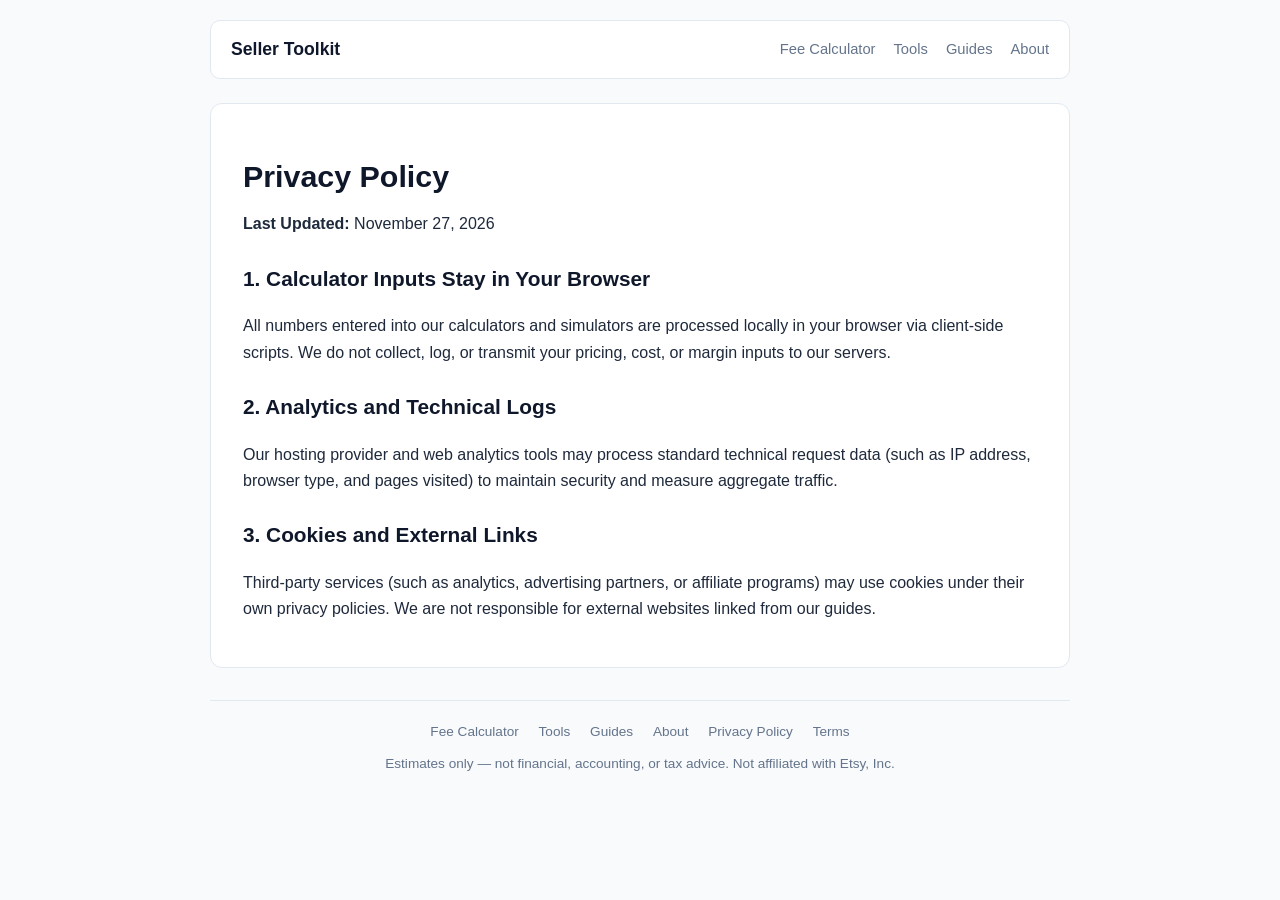
<file: pages/privacy.html>
<!DOCTYPE html>
<html lang="en">
<head>
    <meta charset="UTF-8">
    <meta name="viewport" content="width=device-width, initial-scale=1.0">
    <title>Privacy Policy — Seller Toolkit</title>
    <link rel="stylesheet" href="../style.css">
</head>
<body>
<div class="container">
    <nav>
        <a class="brand" href="../index.html">Seller Toolkit</a>
        <button class="menu-toggle" type="button" onclick="document.getElementById('nav-links').classList.toggle('open')">☰ Menu</button>
        <div class="nav-links" id="nav-links">
            <a href="../index.html">Fee Calculator</a>
            <a href="../tools/index.html">Tools</a>
            <a href="../guides/index.html">Guides</a>
            <a href="about.html">About</a>
        </div>
    </nav>

    <article>
        <h1>Privacy Policy</h1>
        <p><strong>Last Updated:</strong> November 27, 2026</p>
        <h2>1. Calculator Inputs Stay in Your Browser</h2>
        <p>All numbers entered into our calculators and simulators are processed locally in your browser via client-side scripts. We do not collect, log, or transmit your pricing, cost, or margin inputs to our servers.</p>
        <h2>2. Analytics and Technical Logs</h2>
        <p>Our hosting provider and web analytics tools may process standard technical request data (such as IP address, browser type, and pages visited) to maintain security and measure aggregate traffic.</p>
        <h2>3. Cookies and External Links</h2>
        <p>Third-party services (such as analytics, advertising partners, or affiliate programs) may use cookies under their own privacy policies. We are not responsible for external websites linked from our guides.</p>
    </article>

    <footer>
        <div>
            <a href="../index.html">Fee Calculator</a>
            <a href="../tools/index.html">Tools</a>
            <a href="../guides/index.html">Guides</a>
            <a href="about.html">About</a>
            <a href="privacy.html">Privacy Policy</a>
            <a href="terms.html">Terms</a>
        </div>
        <p style="margin-top:10px;">Estimates only — not financial, accounting, or tax advice. Not affiliated with Etsy, Inc.</p>
    </footer>
</div>
</body>
</html>
</file>
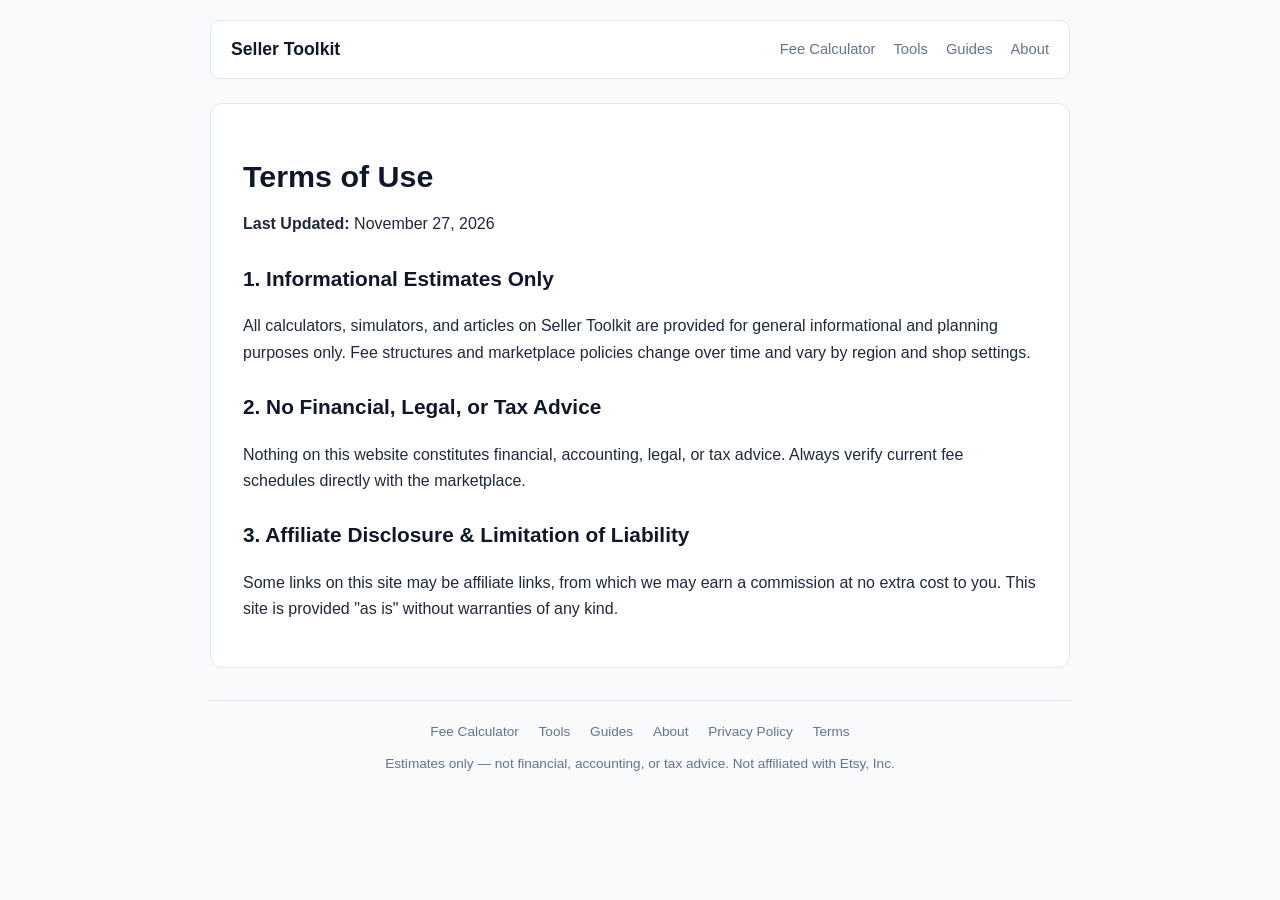
<file: pages/terms.html>
<!DOCTYPE html>
<html lang="en">
<head>
    <meta charset="UTF-8">
    <meta name="viewport" content="width=device-width, initial-scale=1.0">
    <title>Terms of Use — Seller Toolkit</title>
    <link rel="stylesheet" href="../style.css">
</head>
<body>
<div class="container">
    <nav>
        <a class="brand" href="../index.html">Seller Toolkit</a>
        <button class="menu-toggle" type="button" onclick="document.getElementById('nav-links').classList.toggle('open')">☰ Menu</button>
        <div class="nav-links" id="nav-links">
            <a href="../index.html">Fee Calculator</a>
            <a href="../tools/index.html">Tools</a>
            <a href="../guides/index.html">Guides</a>
            <a href="about.html">About</a>
        </div>
    </nav>

    <article>
        <h1>Terms of Use</h1>
        <p><strong>Last Updated:</strong> November 27, 2026</p>
        <h2>1. Informational Estimates Only</h2>
        <p>All calculators, simulators, and articles on Seller Toolkit are provided for general informational and planning purposes only. Fee structures and marketplace policies change over time and vary by region and shop settings.</p>
        <h2>2. No Financial, Legal, or Tax Advice</h2>
        <p>Nothing on this website constitutes financial, accounting, legal, or tax advice. Always verify current fee schedules directly with the marketplace.</p>
        <h2>3. Affiliate Disclosure & Limitation of Liability</h2>
        <p>Some links on this site may be affiliate links, from which we may earn a commission at no extra cost to you. This site is provided "as is" without warranties of any kind.</p>
    </article>

    <footer>
        <div>
            <a href="../index.html">Fee Calculator</a>
            <a href="../tools/index.html">Tools</a>
            <a href="../guides/index.html">Guides</a>
            <a href="about.html">About</a>
            <a href="privacy.html">Privacy Policy</a>
            <a href="terms.html">Terms</a>
        </div>
        <p style="margin-top:10px;">Estimates only — not financial, accounting, or tax advice. Not affiliated with Etsy, Inc.</p>
    </footer>
</div>
</body>
</html>
</file>
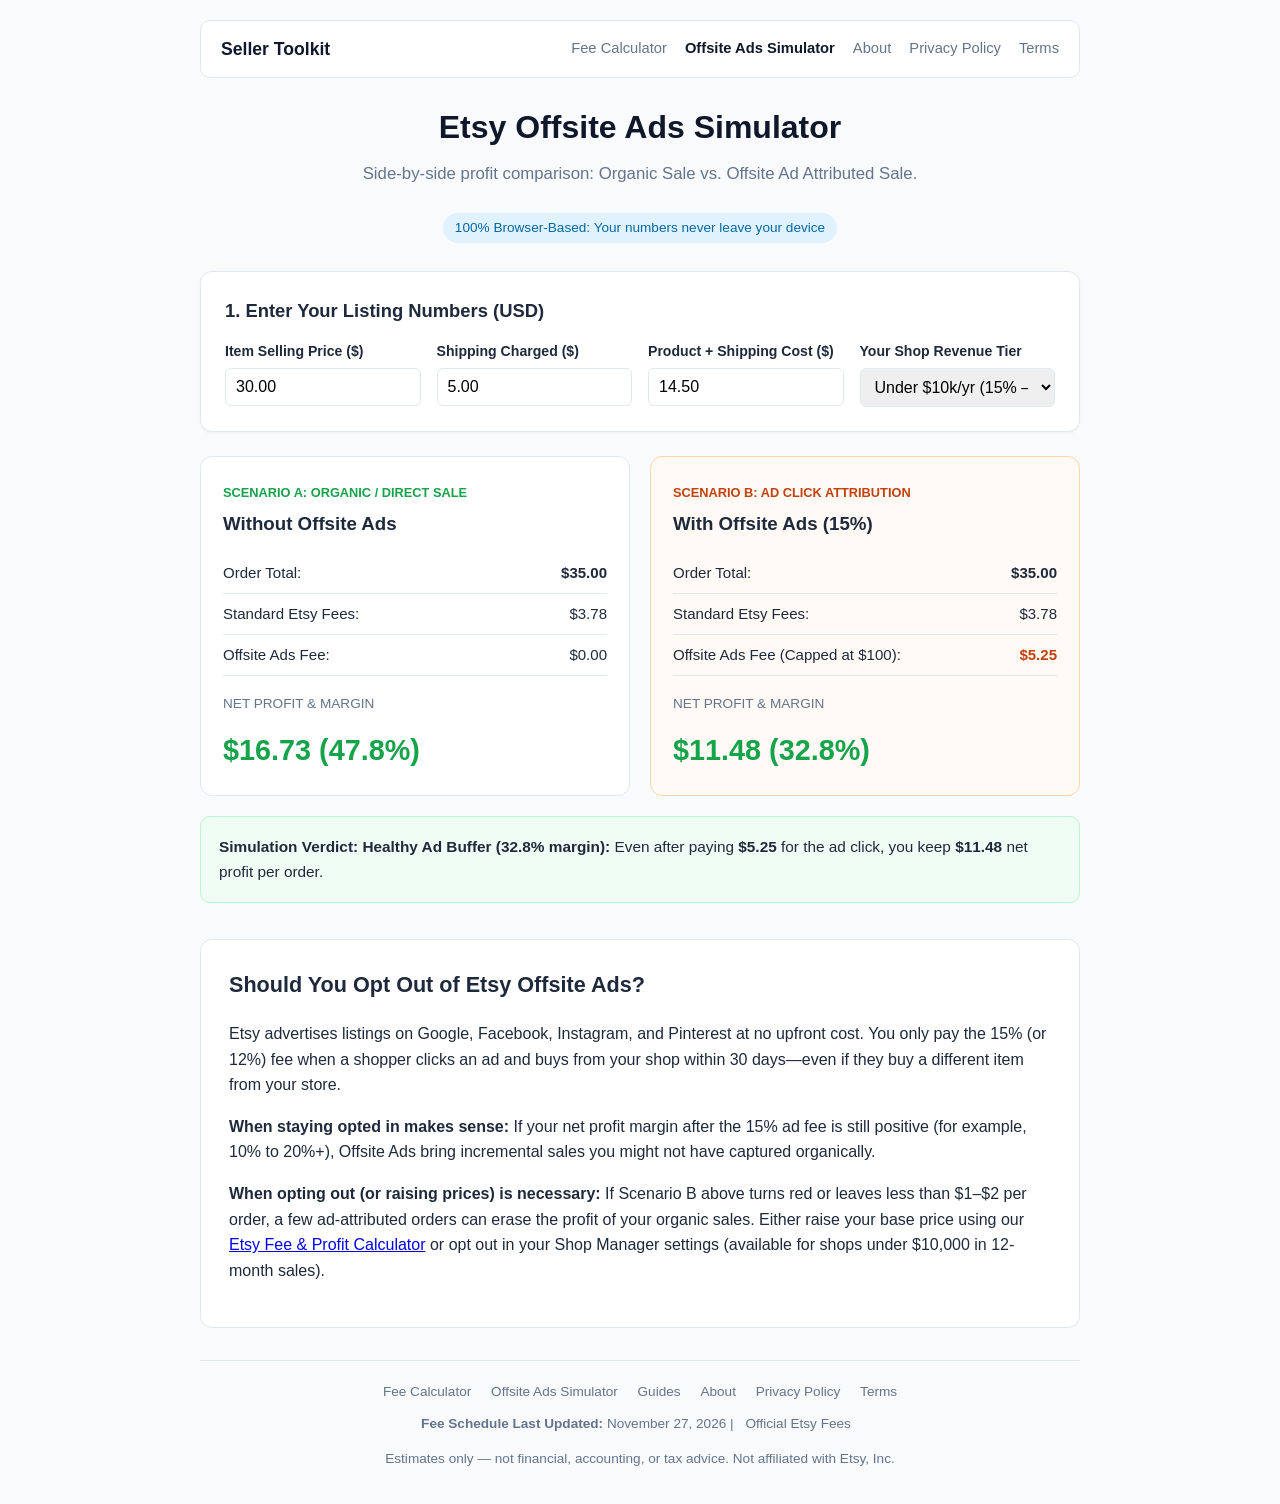
<file: tools/offsite-ads.html>
<!DOCTYPE html>
<html lang="en">
<head>
    <meta charset="UTF-8">
    <meta name="viewport" content="width=device-width, initial-scale=1.0">
    <title>Etsy Offsite Ads Simulator & Opt-Out Calculator — Seller Toolkit</title>
    <meta name="description" content="Compare your Etsy net profit with and without the 12% or 15% Offsite Ads fee. Find out if opting out makes financial sense for your shop.">
    <style>
        :root { --bg: #f8fafc; --card: #ffffff; --text: #1e293b; --muted: #64748b; --border: #e2e8f0; }
        body { font-family: -apple-system, BlinkMacSystemFont, "Segoe UI", Roboto, sans-serif; background: var(--bg); color: var(--text); line-height: 1.6; margin: 0; padding: 20px; }
        .container { max-width: 880px; margin: 0 auto; }
        nav { display: flex; flex-wrap: wrap; justify-content: space-between; align-items: center; gap: 12px; background: var(--card); padding: 14px 20px; border-radius: 10px; border: 1px solid var(--border); margin-bottom: 24px; }
        .brand { font-weight: 800; font-size: 1.1rem; color: #0f172a; text-decoration: none; }
        .nav-links { display: flex; flex-wrap: wrap; gap: 18px; font-size: 0.92rem; }
        .nav-links a { color: var(--muted); text-decoration: none; font-weight: 500; }
        .nav-links a:hover, .nav-links a.active { color: #0f172a; font-weight: 600; }
        header { text-align: center; margin-bottom: 28px; }
        h1 { margin-bottom: 8px; font-size: 2rem; color: #0f172a; }
        .subtitle { color: var(--muted); font-size: 1.05rem; margin-top: 0; }
        .privacy-badge { display: inline-block; background: #e0f2fe; color: #0369a1; padding: 4px 12px; border-radius: 20px; font-size: 0.85rem; font-weight: 500; margin-top: 8px; }
        .card { background: var(--card); padding: 24px; border-radius: 12px; border: 1px solid var(--border); box-shadow: 0 1px 3px rgba(0,0,0,0.05); margin-bottom: 24px; }
        .input-grid { display: grid; grid-template-columns: repeat(auto-fit, minmax(190px, 1fr)); gap: 16px; }
        label { display: block; font-weight: 600; font-size: 0.88rem; margin-bottom: 5px; }
        input[type="number"], select { width: 100%; padding: 9px 10px; border: 1px solid var(--border); border-radius: 6px; font-size: 1rem; box-sizing: border-box; }
        .compare-grid { display: grid; grid-template-columns: 1fr 1fr; gap: 20px; }
        @media (max-width: 680px) { .compare-grid { grid-template-columns: 1fr; } }
        .compare-card { background: var(--card); padding: 22px; border-radius: 12px; border: 1px solid var(--border); }
        .compare-card.ad-side { border-color: #fed7aa; background: #fffaf5; }
        .result-row { display: flex; justify-content: space-between; padding: 8px 0; border-bottom: 1px solid var(--border); font-size: 0.94rem; }
        .big-metric { font-size: 1.8rem; font-weight: 800; margin-top: 12px; display: block; }
        .verdict-box { padding: 18px; border-radius: 10px; margin-top: 20px; font-size: 0.96rem; border: 1px solid var(--border); background: #f1f5f9; }
        .guide-section { margin-top: 36px; background: var(--card); padding: 28px; border-radius: 12px; border: 1px solid var(--border); }
        footer { margin-top: 32px; padding-top: 20px; border-top: 1px solid var(--border); font-size: 0.85rem; color: var(--muted); text-align: center; }
        footer a { color: var(--muted); text-decoration: none; margin: 0 8px; }
    </style>
</head>
<body>
<div class="container">
    <nav>
        <a class="brand" href="../index.html">Seller Toolkit</a>
        <div class="nav-links">
            <a href="../index.html">Fee Calculator</a>
            <a class="active" href="offsite-ads.html">Offsite Ads Simulator</a>
            <a href="../pages/about.html">About</a>
            <a href="../pages/privacy.html">Privacy Policy</a>
            <a href="../pages/terms.html">Terms</a>
        </div>
    </nav>

    <header>
        <h1>Etsy Offsite Ads Simulator</h1>
        <p class="subtitle">Side-by-side profit comparison: Organic Sale vs. Offsite Ad Attributed Sale.</p>
        <span class="privacy-badge">100% Browser-Based: Your numbers never leave your device</span>
    </header>

    <div class="card">
        <h2 style="margin-top:0; font-size:1.15rem;">1. Enter Your Listing Numbers (USD)</h2>
        <div class="input-grid">
            <div>
                <label for="oa-price">Item Selling Price ($)</label>
                <input type="number" id="oa-price" value="30.00" step="0.01" min="0">
            </div>
            <div>
                <label for="oa-shipping-charged">Shipping Charged ($)</label>
                <input type="number" id="oa-shipping-charged" value="5.00" step="0.01" min="0">
            </div>
            <div>
                <label for="oa-cost">Product + Shipping Cost ($)</label>
                <input type="number" id="oa-cost" value="14.50" step="0.01" min="0">
            </div>
            <div>
                <label for="oa-tier">Your Shop Revenue Tier</label>
                <select id="oa-tier">
                    <option value="15">Under $10k/yr (15% — Optional)</option>
                    <option value="12">Over $10k/yr (12% — Mandatory)</option>
                </select>
            </div>
        </div>
    </div>

    <div class="compare-grid">
        <!-- Sem Offsite Ads -->
        <div class="compare-card">
            <span style="font-size:0.8rem; font-weight:700; text-transform:uppercase; color:#16a34a;">Scenario A: Organic / Direct Sale</span>
            <h3 style="margin:4px 0 14px 0;">Without Offsite Ads</h3>
            <div class="result-row"><span>Order Total:</span> <strong id="org-rev">$0.00</strong></div>
            <div class="result-row"><span>Standard Etsy Fees:</span> <span id="org-fees">$0.00</span></div>
            <div class="result-row"><span>Offsite Ads Fee:</span> <span>$0.00</span></div>
            <div style="margin-top:14px;">
                <span style="font-size:0.85rem; color:var(--muted);">NET PROFIT & MARGIN</span>
                <span class="big-metric" id="org-profit" style="color:#16a34a;">$0.00 (0.0%)</span>
            </div>
        </div>

        <!-- Com Offsite Ads -->
        <div class="compare-card ad-side">
            <span style="font-size:0.8rem; font-weight:700; text-transform:uppercase; color:#c2410c;">Scenario B: Ad Click Attribution</span>
            <h3 style="margin:4px 0 14px 0;">With Offsite Ads (<span id="ad-rate-label">15%</span>)</h3>
            <div class="result-row"><span>Order Total:</span> <strong id="ad-rev">$0.00</strong></div>
            <div class="result-row"><span>Standard Etsy Fees:</span> <span id="ad-base-fees">$0.00</span></div>
            <div class="result-row"><span>Offsite Ads Fee (Capped at $100):</span> <strong id="ad-extra-fee" style="color:#c2410c;">$0.00</strong></div>
            <div style="margin-top:14px;">
                <span style="font-size:0.85rem; color:var(--muted);">NET PROFIT & MARGIN</span>
                <span class="big-metric" id="ad-profit">$0.00 (0.0%)</span>
            </div>
        </div>
    </div>

    <div class="verdict-box" id="verdict-box">
        <strong>Simulation Verdict:</strong> <span id="verdict-text">Enter your product numbers above to evaluate your Offsite Ads buffer.</span>
    </div>

    <section class="guide-section">
        <h2 style="margin-top:0; font-size:1.35rem;">Should You Opt Out of Etsy Offsite Ads?</h2>
        <p>Etsy advertises listings on Google, Facebook, Instagram, and Pinterest at no upfront cost. You only pay the 15% (or 12%) fee when a shopper clicks an ad and buys from your shop within 30 days—even if they buy a different item from your store.</p>
        <p><strong>When staying opted in makes sense:</strong> If your net profit margin after the 15% ad fee is still positive (for example, 10% to 20%+), Offsite Ads bring incremental sales you might not have captured organically.</p>
        <p><strong>When opting out (or raising prices) is necessary:</strong> If Scenario B above turns red or leaves less than $1–$2 per order, a few ad-attributed orders can erase the profit of your organic sales. Either raise your base price using our <a href="../index.html">Etsy Fee & Profit Calculator</a> or opt out in your Shop Manager settings (available for shops under $10,000 in 12-month sales).</p>
    </section>

    <footer>
        <div>
            <a href="../index.html">Fee Calculator</a>
            <a href="offsite-ads.html">Offsite Ads Simulator</a>
            <a href="../guides/index.html"">Guides</a>
            <a href="../pages/about.html">About</a>
            <a href="../pages/privacy.html">Privacy Policy</a>
            <a href="../pages/terms.html">Terms</a>
        </div>
        <p style="margin-top:10px;"><strong>Fee Schedule Last Updated:</strong> <span id="last-updated"></span> | <a id="official-fees-link" href="#" target="_blank" rel="noopener">Official Etsy Fees</a></p>
        <p>Estimates only — not financial, accounting, or tax advice. Not affiliated with Etsy, Inc.</p>
    </footer>
</div>

<script src="../rates.js"></script>
<script>
document.addEventListener("DOMContentLoaded", () => {
    document.getElementById("last-updated").textContent = ETSY_CONFIG.lastUpdated;
    document.getElementById("official-fees-link").href = ETSY_CONFIG.officialUrl;

    document.querySelectorAll("input, select").forEach(el => el.addEventListener("input", simulateAds));
    simulateAds();
});

function simulateAds() {
    const price = parseFloat(document.getElementById("oa-price").value) || 0;
    const shipCharged = parseFloat(document.getElementById("oa-shipping-charged").value) || 0;
    const totalCost = parseFloat(document.getElementById("oa-cost").value) || 0;
    const tier = document.getElementById("oa-tier").value;

    const rev = price + shipCharged;
    const adRate = tier === "12" ? ETSY_CONFIG.offsiteAdsHighVolume : ETSY_CONFIG.offsiteAdsStandard;
    document.getElementById("ad-rate-label").textContent = (adRate * 100).toFixed(0) + "%";

    if (rev <= 0) return;

    const baseFees = ETSY_CONFIG.listingFee + (rev * ETSY_CONFIG.transactionRate) + (rev * ETSY_CONFIG.processingRate) + ETSY_CONFIG.processingFixed;
    const orgProfit = rev - totalCost - baseFees;
    const orgMargin = (orgProfit / rev) * 100;

    const offsiteFee = Math.min(rev * adRate, ETSY_CONFIG.offsiteAdsCap);
    const adProfit = orgProfit - offsiteFee;
    const adMargin = (adProfit / rev) * 100;

    document.getElementById("org-rev").textContent = "$" + rev.toFixed(2);
    document.getElementById("org-fees").textContent = "$" + baseFees.toFixed(2);
    document.getElementById("org-profit").textContent = `$${orgProfit.toFixed(2)} (${orgMargin.toFixed(1)}%)`;

    document.getElementById("ad-rev").textContent = "$" + rev.toFixed(2);
    document.getElementById("ad-base-fees").textContent = "$" + baseFees.toFixed(2);
    document.getElementById("ad-extra-fee").textContent = "$" + offsiteFee.toFixed(2);

    const adProfitEl = document.getElementById("ad-profit");
    adProfitEl.textContent = `$${adProfit.toFixed(2)} (${adMargin.toFixed(1)}%)`;
    adProfitEl.style.color = adProfit < 0 ? "#dc2626" : "#16a34a";

    const verdictEl = document.getElementById("verdict-text");
    const boxEl = document.getElementById("verdict-box");

    if (adProfit < 0) {
        boxEl.style.background = "#fef2f2";
        boxEl.style.borderColor = "#fecaca";
        verdictEl.innerHTML = `<strong>Warning — Loss on Ad Orders:</strong> An Offsite Ad order costs you an extra <strong>$${offsiteFee.toFixed(2)}</strong>, turning your profit into a <strong>-$${Math.abs(adProfit).toFixed(2)} loss</strong>. Raise your price or consider opting out if your shop qualifies.`;
    } else if (adMargin < 10) {
        boxEl.style.background = "#fffbeb";
        boxEl.style.borderColor = "#fde68a";
        verdictEl.innerHTML = `<strong>Thin Buffer (${adMargin.toFixed(1)}% margin):</strong> You still make <strong>$${adProfit.toFixed(2)}</strong> on ad-attributed orders, but any extra coupon or discount could push this item into a loss.`;
    } else {
        boxEl.style.background = "#f0fdf4";
        boxEl.style.borderColor = "#bbf7d0";
        verdictEl.innerHTML = `<strong>Healthy Ad Buffer (${adMargin.toFixed(1)}% margin):</strong> Even after paying <strong>$${offsiteFee.toFixed(2)}</strong> for the ad click, you keep <strong>$${adProfit.toFixed(2)}</strong> net profit per order.`;
    }
}
</script>
</body>
</html>
</file>
<file: style.css>
:root { --bg: #f8fafc; --card: #ffffff; --text: #1e293b; --muted: #64748b; --border: #e2e8f0; }
body { font-family: -apple-system, BlinkMacSystemFont, "Segoe UI", Roboto, sans-serif; background: var(--bg); color: var(--text); line-height: 1.65; margin: 0; padding: 20px; }
.container { max-width: 860px; margin: 0 auto; }

nav { display: flex; flex-wrap: wrap; justify-content: space-between; align-items: center; gap: 12px; background: var(--card); padding: 14px 20px; border-radius: 10px; border: 1px solid var(--border); margin-bottom: 24px; }
.brand { font-weight: 800; font-size: 1.1rem; color: #0f172a; text-decoration: none; }
.menu-toggle { display: none; background: #f1f5f9; border: 1px solid var(--border); border-radius: 6px; padding: 6px 12px; font-size: 0.9rem; font-weight: 600; color: #0f172a; cursor: pointer; }
.nav-links { display: flex; flex-wrap: wrap; gap: 18px; font-size: 0.92rem; }
.nav-links a { color: var(--muted); text-decoration: none; font-weight: 500; }
.nav-links a:hover, .nav-links a.active { color: #0f172a; font-weight: 600; }

@media (max-width: 680px) {
    .menu-toggle { display: inline-block; }
    .nav-links { display: none; width: 100%; flex-direction: column; gap: 10px; padding-top: 10px; border-top: 1px solid var(--border); }
    .nav-links.open { display: flex; }
}

header { text-align: center; margin-bottom: 28px; }
h1 { margin-bottom: 8px; font-size: 1.9rem; line-height: 1.25; color: #0f172a; }
h2 { font-size: 1.3rem; margin-top: 24px; color: #0f172a; }
.subtitle { color: var(--muted); margin-top: 0; }
.card, article { background: var(--card); padding: 28px 32px; border-radius: 12px; border: 1px solid var(--border); }
.meta { color: var(--muted); font-size: 0.9rem; margin-bottom: 18px; }
.cta-box { background: #fff7ed; border: 1px solid #fed7aa; padding: 18px; border-radius: 10px; margin: 22px 0; }
.cta-box a { color: #c2410c; font-weight: 700; }
table { width: 100%; border-collapse: collapse; margin: 18px 0; font-size: 0.92rem; }
th, td { border: 1px solid var(--border); padding: 10px; text-align: left; }
th { background: #f1f5f9; }
footer { margin-top: 32px; padding-top: 20px; border-top: 1px solid var(--border); font-size: 0.85rem; color: var(--muted); text-align: center; }
footer a { color: var(--muted); text-decoration: none; margin: 0 8px; }
footer a:hover { text-decoration: underline; }
</file>
